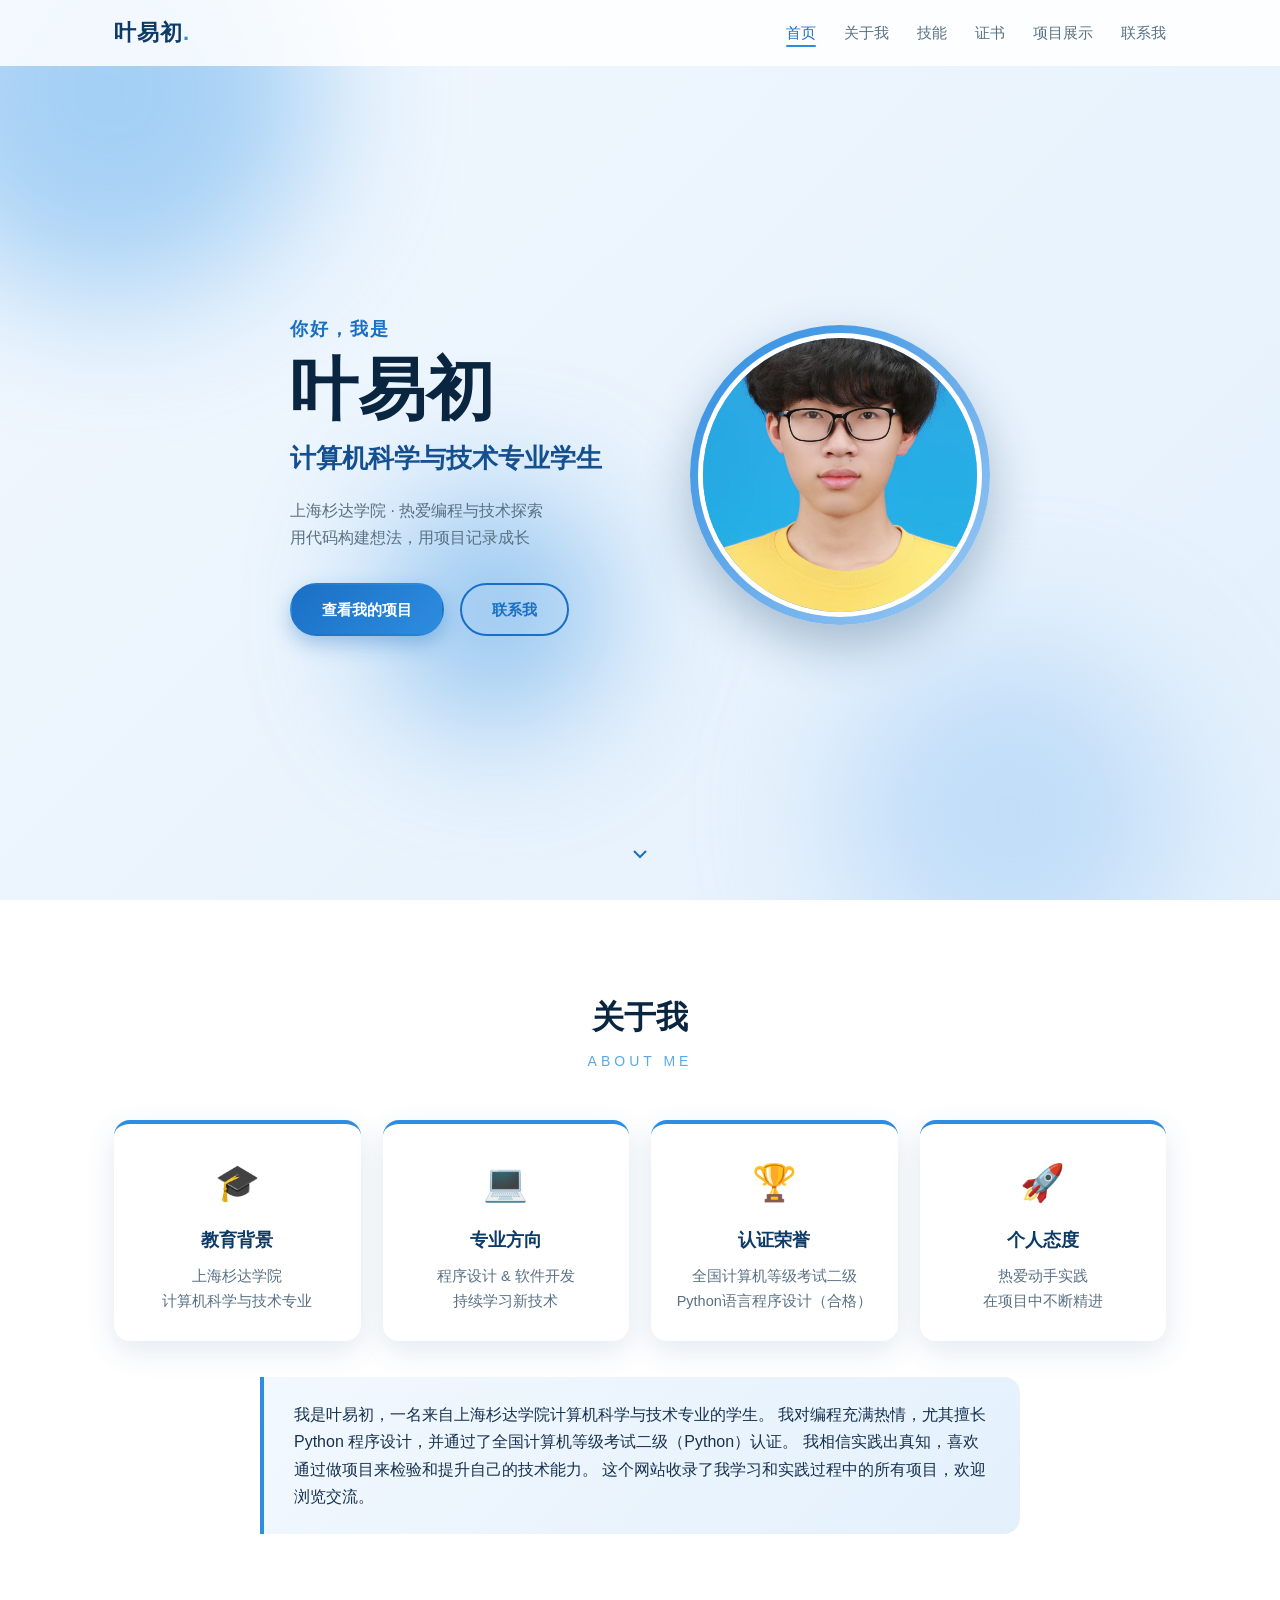
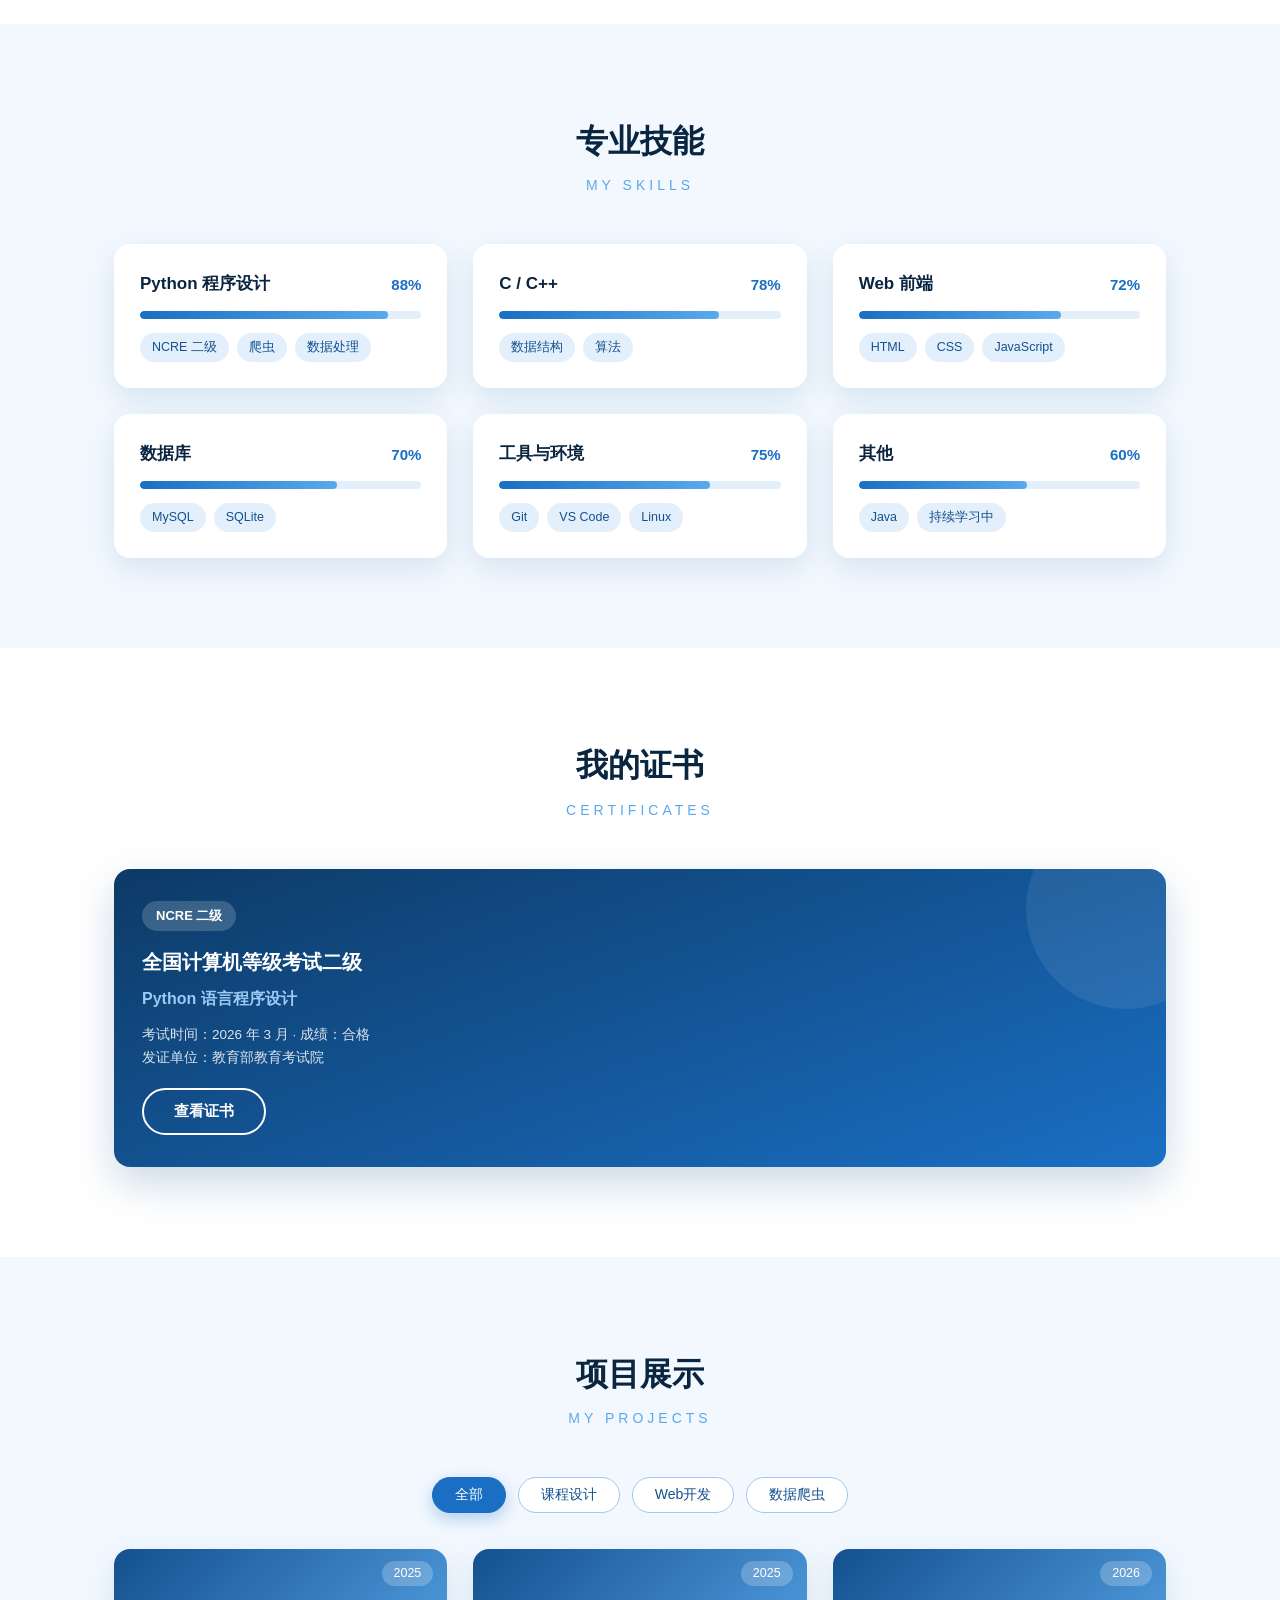
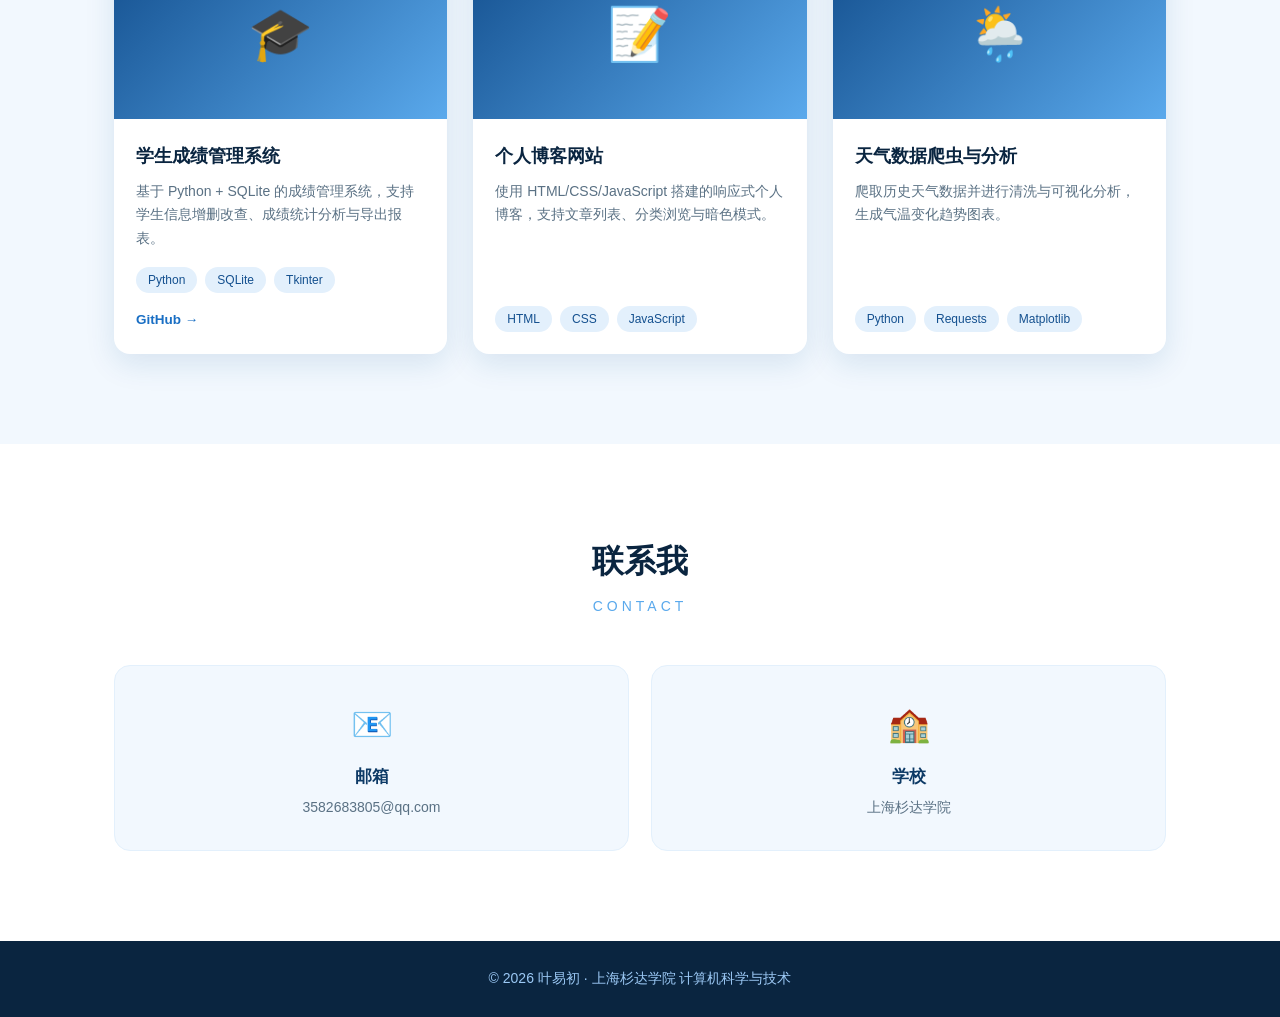
<file: index.html>
<!DOCTYPE html>
<html lang="zh-CN">
<head>
  <meta charset="UTF-8" />
  <meta name="viewport" content="width=device-width, initial-scale=1.0" />
  <title>叶易初 | 个人展示平台</title>
  <meta name="description" content="叶易初 - 上海杉达学院计算机科学与技术专业个人展示平台" />
  <link rel="stylesheet" href="css/style.css" />
</head>
<body>
  <!-- 顶部导航 -->
  <nav class="navbar" id="navbar">
    <div class="nav-container">
      <a href="#home" class="nav-logo">叶易初<span class="logo-dot">.</span></a>
      <ul class="nav-menu" id="nav-menu">
        <li><a href="#home" class="nav-link active">首页</a></li>
        <li><a href="#about" class="nav-link">关于我</a></li>
        <li><a href="#skills" class="nav-link">技能</a></li>
        <li><a href="#certificates" class="nav-link">证书</a></li>
        <li><a href="#projects" class="nav-link">项目展示</a></li>
        <li><a href="#contact" class="nav-link">联系我</a></li>
      </ul>
      <button class="nav-toggle" id="nav-toggle" aria-label="菜单">
        <span></span><span></span><span></span>
      </button>
    </div>
  </nav>

  <!-- 首屏 -->
  <section class="hero" id="home">
    <div class="hero-bg">
      <div class="blob blob-1"></div>
      <div class="blob blob-2"></div>
      <div class="blob blob-3"></div>
    </div>
    <div class="container hero-content">
      <div class="hero-text">
        <p class="hero-hello">你好，我是</p>
        <h1 class="hero-name">叶易初</h1>
        <h2 class="hero-title">计算机科学与技术专业学生</h2>
        <p class="hero-desc">
          上海杉达学院 · 热爱编程与技术探索<br />
          用代码构建想法，用项目记录成长
        </p>
        <div class="hero-btns">
          <a href="#projects" class="btn btn-primary">查看我的项目</a>
          <a href="#contact" class="btn btn-outline">联系我</a>
        </div>
      </div>
      <div class="hero-photo">
        <div class="photo-ring">
          <img src="assets/photo.jpg" alt="叶易初的照片" />
        </div>
      </div>
    </div>
    <a href="#about" class="scroll-down" aria-label="向下滚动">
      <svg width="24" height="24" viewBox="0 0 24 24" fill="none" stroke="currentColor" stroke-width="2"><path d="M6 9l6 6 6-6"/></svg>
    </a>
  </section>

  <!-- 关于我 -->
  <section class="section" id="about">
    <div class="container">
      <h2 class="section-title">关于我</h2>
      <p class="section-subtitle">ABOUT ME</p>
      <div class="about-grid">
        <div class="about-card">
          <div class="about-icon">🎓</div>
          <h3>教育背景</h3>
          <p>上海杉达学院<br />计算机科学与技术专业</p>
        </div>
        <div class="about-card">
          <div class="about-icon">💻</div>
          <h3>专业方向</h3>
          <p>程序设计 & 软件开发<br />持续学习新技术</p>
        </div>
        <div class="about-card">
          <div class="about-icon">🏆</div>
          <h3>认证荣誉</h3>
          <p>全国计算机等级考试二级<br />Python语言程序设计（合格）</p>
        </div>
        <div class="about-card">
          <div class="about-icon">🚀</div>
          <h3>个人态度</h3>
          <p>热爱动手实践<br />在项目中不断精进</p>
        </div>
      </div>
      <div class="about-text">
        <p>
          我是叶易初，一名来自上海杉达学院计算机科学与技术专业的学生。
          我对编程充满热情，尤其擅长 Python 程序设计，并通过了全国计算机等级考试二级（Python）认证。
          我相信实践出真知，喜欢通过做项目来检验和提升自己的技术能力。
          这个网站收录了我学习和实践过程中的所有项目，欢迎浏览交流。
        </p>
      </div>
    </div>
  </section>

  <!-- 技能 -->
  <section class="section section-alt" id="skills">
    <div class="container">
      <h2 class="section-title">专业技能</h2>
      <p class="section-subtitle">MY SKILLS</p>
      <div class="skills-grid" id="skills-grid">
        <!-- 由 js/data.js 动态渲染 -->
      </div>
    </div>
  </section>

  <!-- 证书 -->
  <section class="section" id="certificates">
    <div class="container">
      <h2 class="section-title">我的证书</h2>
      <p class="section-subtitle">CERTIFICATES</p>
      <div class="cert-grid">
        <div class="cert-card" id="cert-card">
          <div class="cert-badge">NCRE 二级</div>
          <h3>全国计算机等级考试二级</h3>
          <p class="cert-subject">Python 语言程序设计</p>
          <p class="cert-meta">考试时间：2026 年 3 月 · 成绩：合格</p>
          <p class="cert-org">发证单位：教育部教育考试院</p>
          <button class="btn btn-outline cert-view-btn" id="cert-view-btn">查看证书</button>
        </div>
        <!-- 以后拿到新证书，可以照着上面的卡片继续添加 -->
      </div>
    </div>
  </section>

  <!-- 项目展示 -->
  <section class="section section-alt" id="projects">
    <div class="container">
      <h2 class="section-title">项目展示</h2>
      <p class="section-subtitle">MY PROJECTS</p>
      <div class="project-filters" id="project-filters">
        <!-- 由 js/main.js 动态生成筛选按钮 -->
      </div>
      <div class="projects-grid" id="projects-grid">
        <!-- 由 js/data.js 动态渲染 -->
      </div>
    </div>
  </section>

  <!-- 联系我 -->
  <section class="section" id="contact">
    <div class="container">
      <h2 class="section-title">联系我</h2>
      <p class="section-subtitle">CONTACT</p>
      <div class="contact-grid">
        <a class="contact-card" href="mailto:3582683805@qq.com">
          <div class="contact-icon">📧</div>
          <h3>邮箱</h3>
          <p>3582683805@qq.com</p>
        </a>
        <div class="contact-card">
          <div class="contact-icon">🏫</div>
          <h3>学校</h3>
          <p>上海杉达学院</p>
        </div>
      </div>
    </div>
  </section>

  <footer class="footer">
    <p>© 2026 叶易初 · 上海杉达学院 计算机科学与技术</p>
  </footer>

  <!-- 证书查看弹窗 -->
  <div class="modal" id="cert-modal">
    <div class="modal-content">
      <button class="modal-close" id="modal-close" aria-label="关闭">×</button>
      <img src="assets/certificate.jpg" alt="全国计算机等级考试二级证书" />
    </div>
  </div>

  <script src="js/data.js"></script>
  <script src="js/main.js"></script>
</body>
</html>
</file>
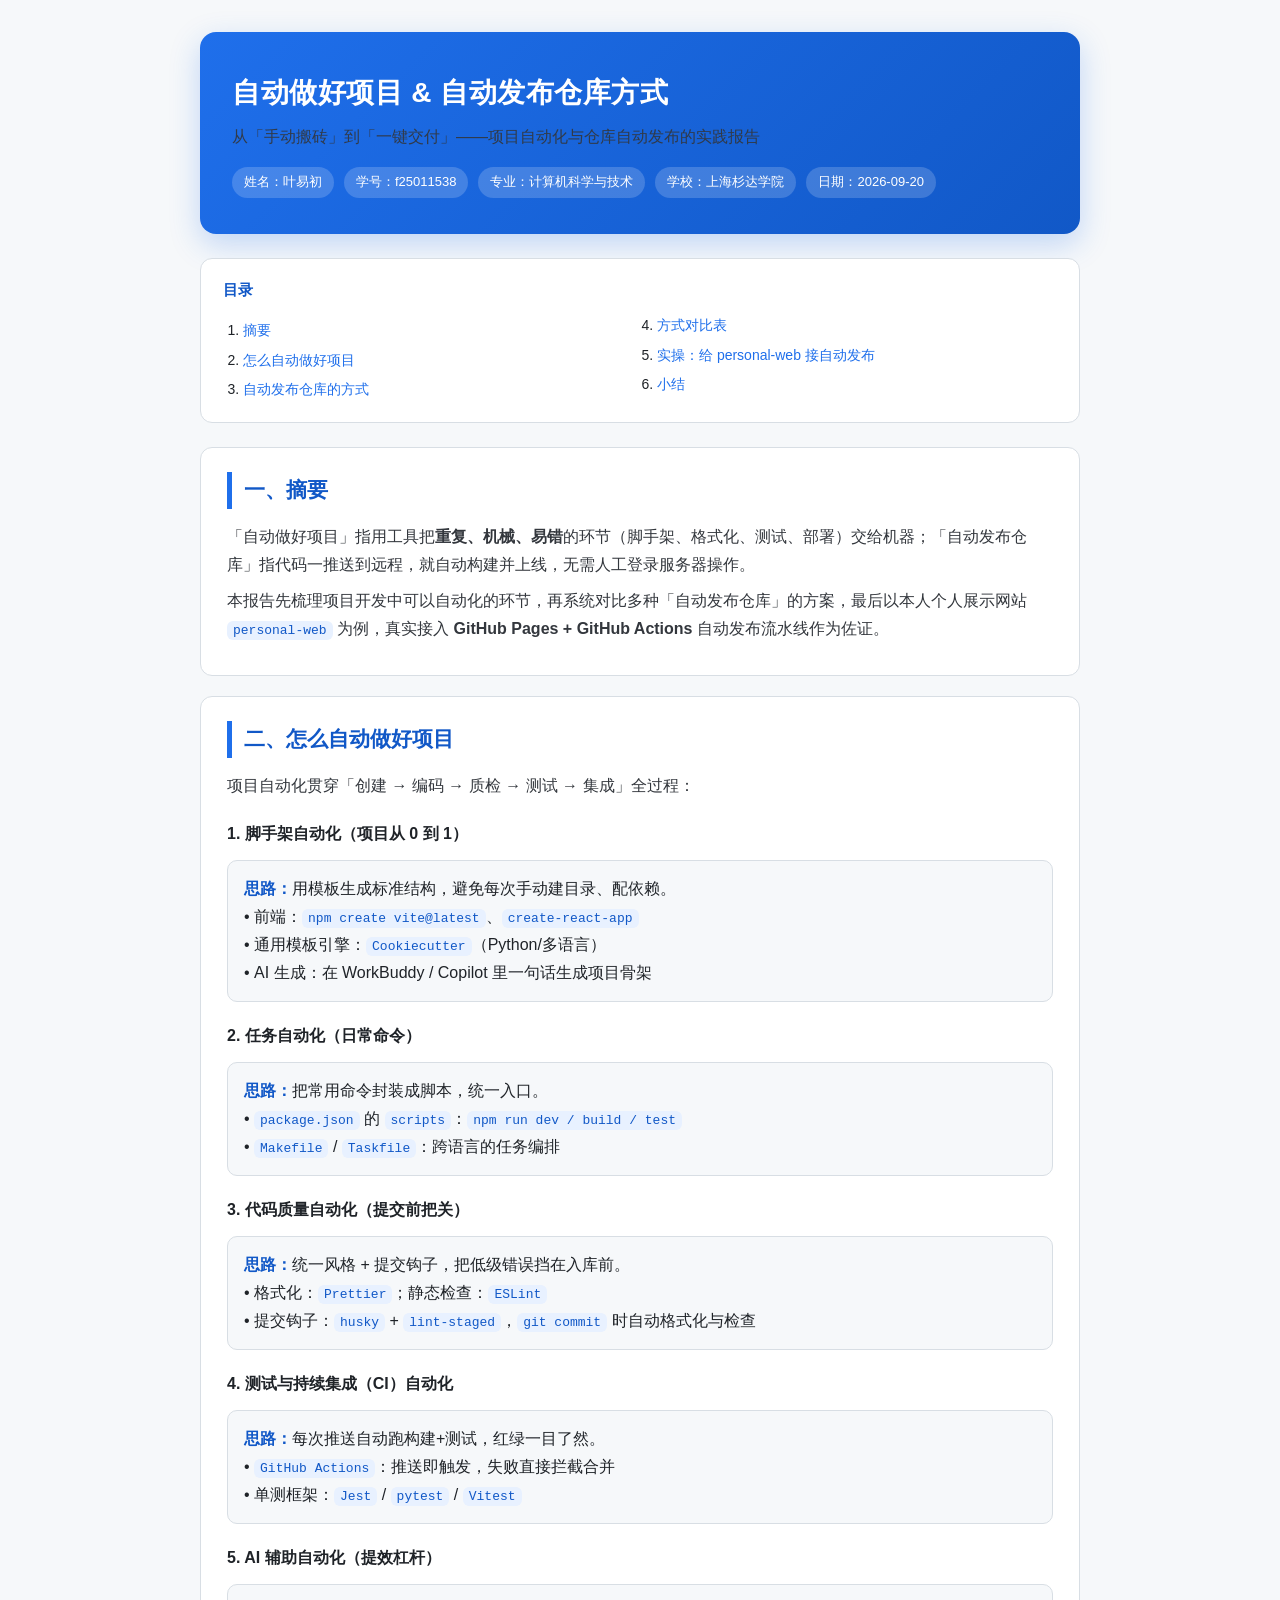
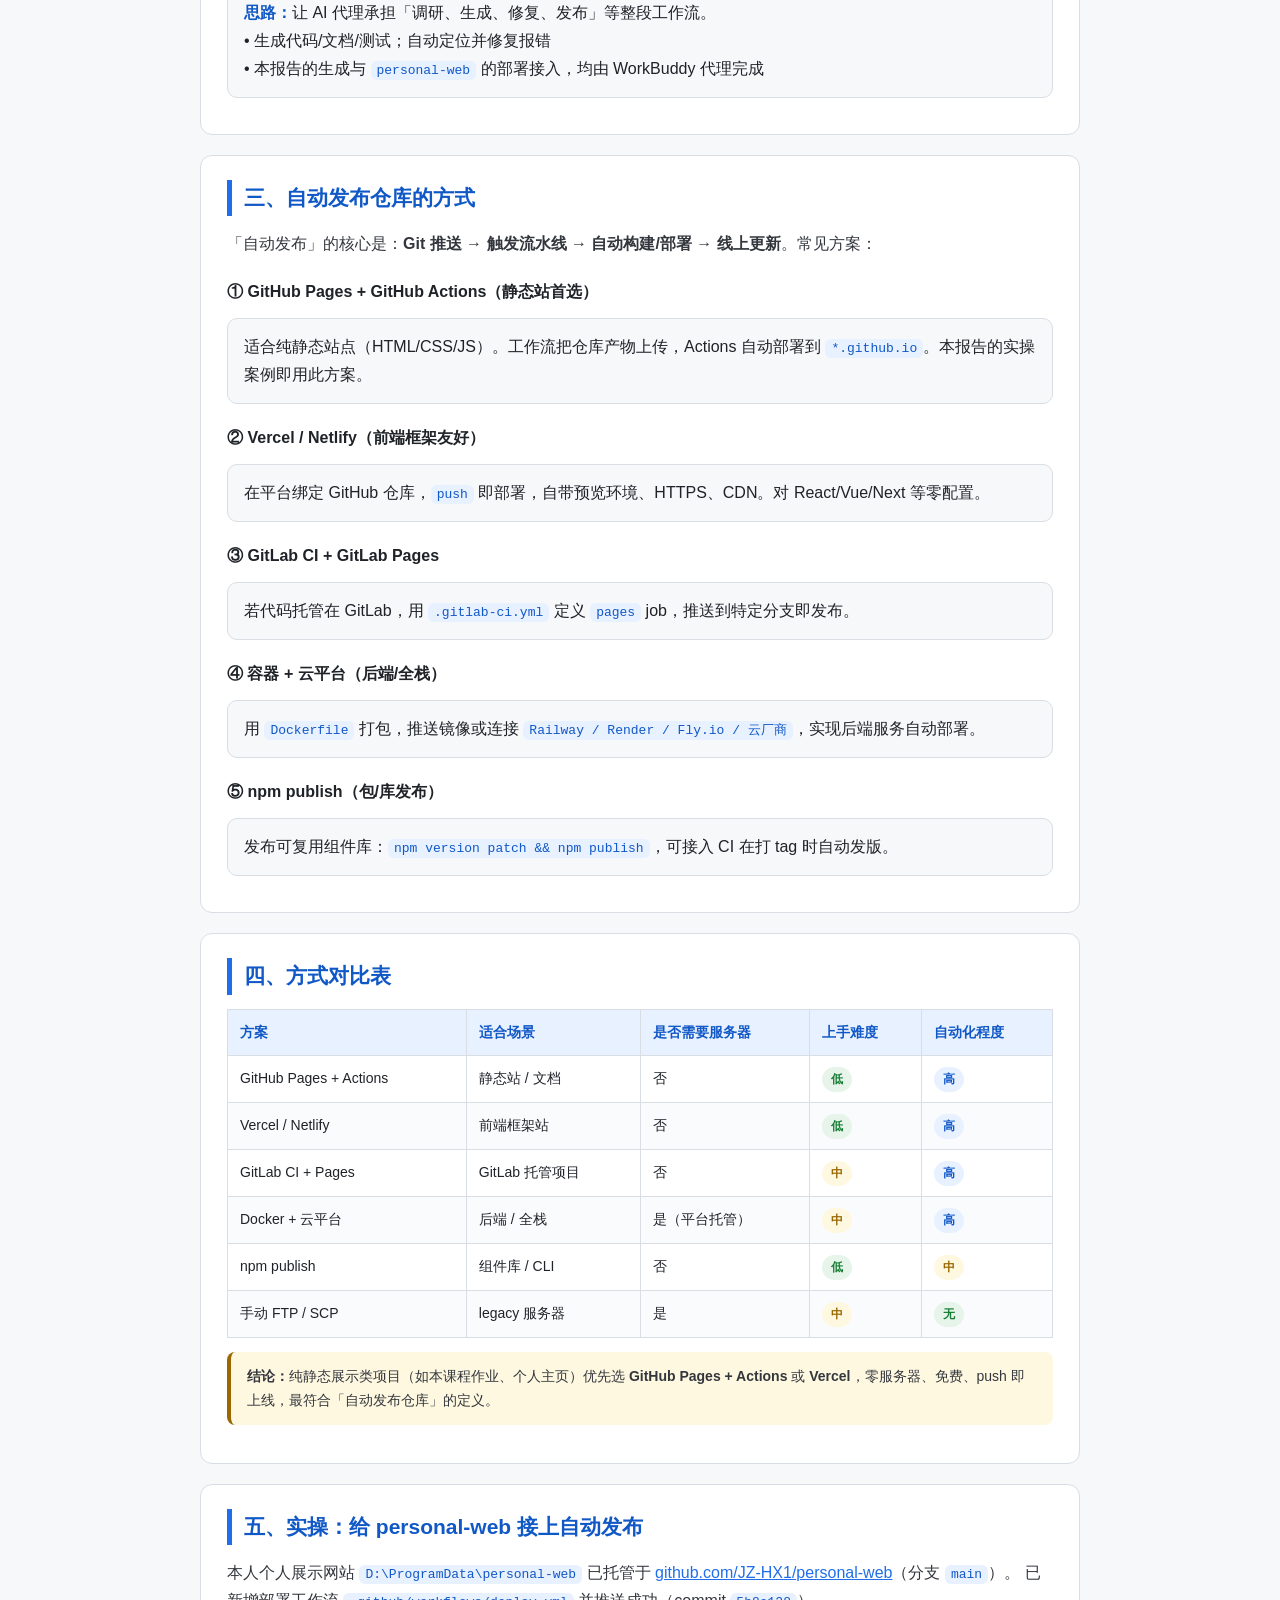
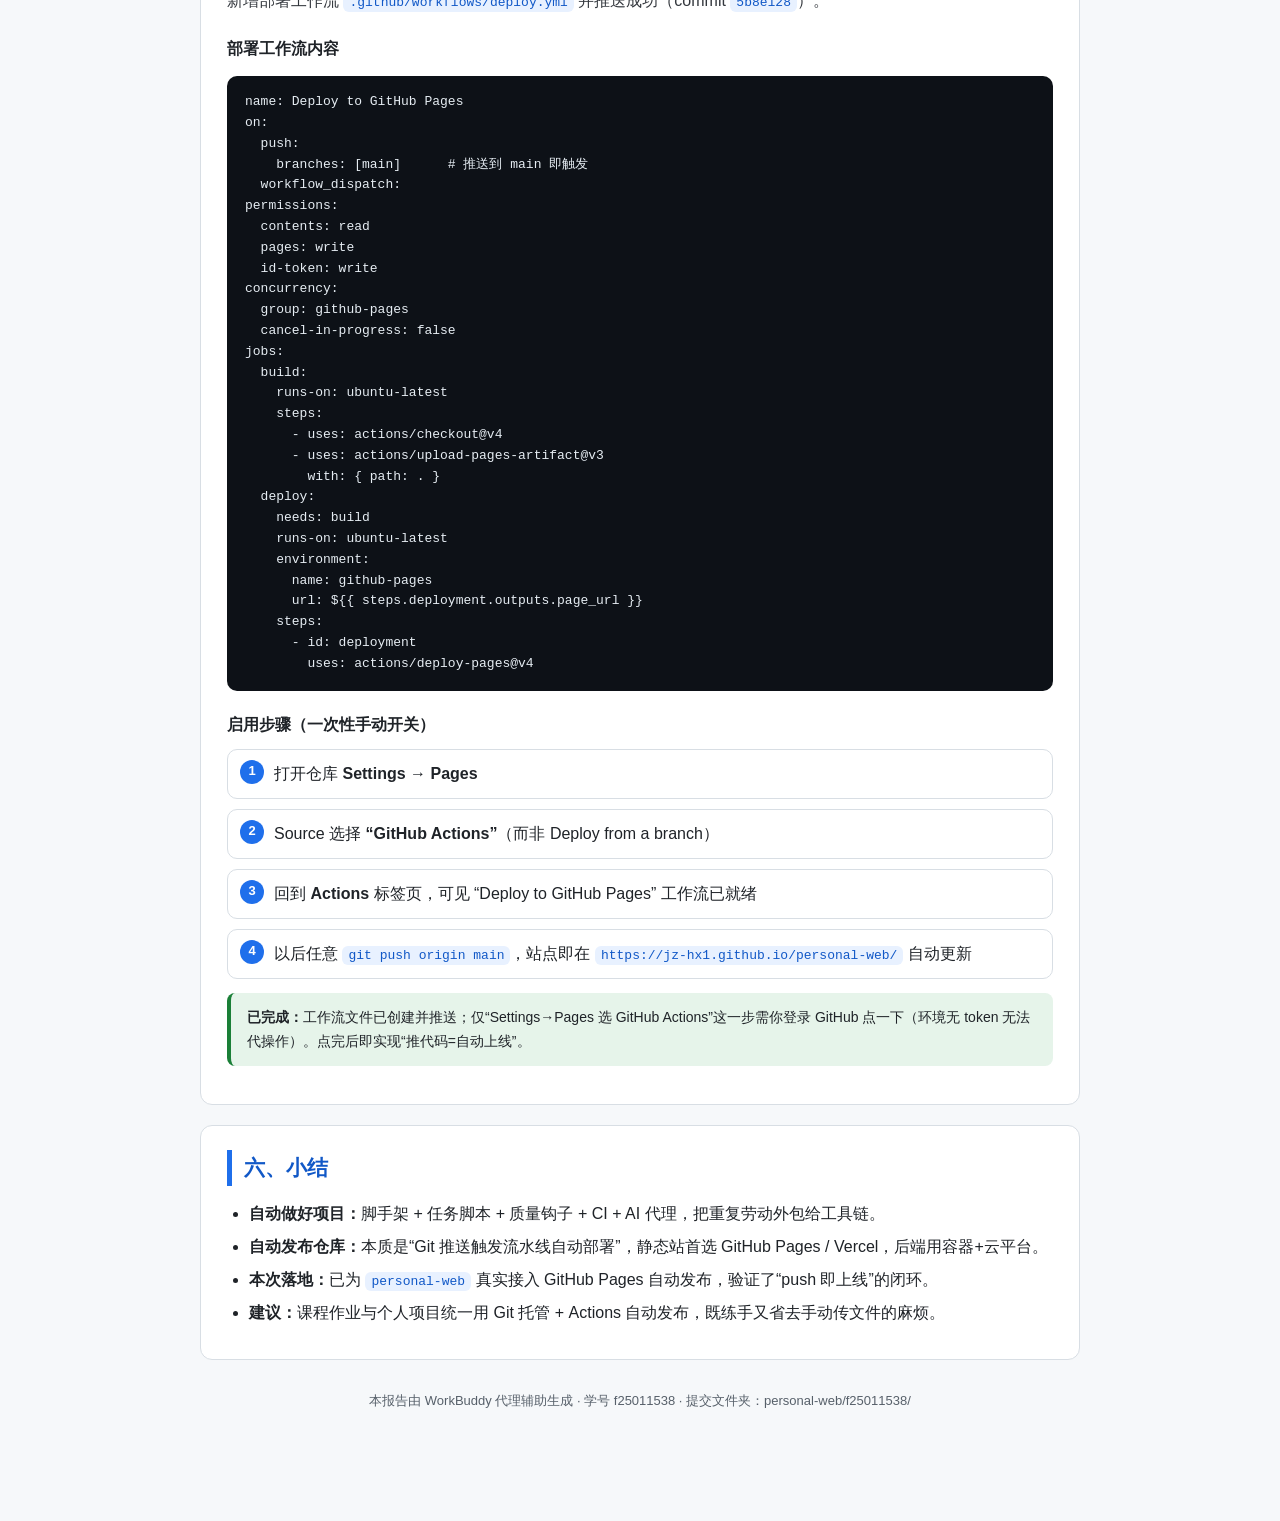
<file: f25011538/index.html>
<!DOCTYPE html>
<html lang="zh-CN">
<head>
<meta charset="UTF-8">
<meta name="viewport" content="width=device-width, initial-scale=1.0">
<title>自动做好项目 & 自动发布仓库方式 · 学习报告</title>
<style>
  :root{
    --blue:#1f6feb; --blue-dark:#1158c7; --blue-soft:#e8f1ff;
    --ink:#1f2328; --muted:#57606a; --line:#d8dee4; --bg:#f6f8fa;
    --green:#1a7f37; --green-soft:#e6f4ea; --amber:#9a6700; --amber-soft:#fff8e1;
  }
  *{box-sizing:border-box}
  body{margin:0;font-family:-apple-system,BlinkMacSystemFont,"Segoe UI","PingFang SC","Microsoft YaHei",sans-serif;
       color:var(--ink);background:var(--bg);line-height:1.75}
  .wrap{max-width:920px;margin:0 auto;padding:32px 20px 80px}
  header.hero{background:linear-gradient(135deg,var(--blue),var(--blue-dark));color:#fff;border-radius:16px;
       padding:36px 32px;box-shadow:0 10px 30px rgba(31,111,235,.25)}
  header.hero h1{margin:0 0 6px;font-size:28px;letter-spacing:.5px}
  header.hero p{margin:4px 0;opacity:.92}
  .meta{display:flex;flex-wrap:wrap;gap:10px;margin-top:16px}
  .meta span{background:rgba(255,255,255,.18);padding:4px 12px;border-radius:999px;font-size:13px}
  nav.toc{background:#fff;border:1px solid var(--line);border-radius:12px;padding:18px 22px;margin:24px 0}
  nav.toc h2{margin:0 0 10px;font-size:15px;color:var(--blue-dark)}
  nav.toc ol{margin:0;padding-left:20px;columns:2;font-size:14px}
  nav.toc a{color:var(--blue);text-decoration:none}
  nav.toc a:hover{text-decoration:underline}
  section{background:#fff;border:1px solid var(--line);border-radius:12px;padding:24px 26px;margin:20px 0;
       scroll-margin-top:20px}
  h2.sec{margin:0 0 14px;font-size:21px;color:var(--blue-dark);border-left:5px solid var(--blue);padding-left:12px}
  h3{font-size:16px;margin:20px 0 8px;color:var(--ink)}
  p{margin:8px 0;color:#33373d}
  ul,ol{margin:8px 0;padding-left:22px}
  li{margin:5px 0}
  code{background:var(--blue-soft);color:var(--blue-dark);padding:2px 6px;border-radius:6px;font-size:13px;
       font-family:"SFMono-Regular",Consolas,"Liberation Mono",monospace}
  pre{background:#0d1117;color:#e6edf3;padding:16px 18px;border-radius:10px;overflow:auto;font-size:13px;line-height:1.6}
  pre code{background:none;color:inherit;padding:0}
  .card{border:1px solid var(--line);border-radius:10px;padding:14px 16px;margin:12px 0;background:var(--bg)}
  .card b{color:var(--blue-dark)}
  table{width:100%;border-collapse:collapse;margin:12px 0;font-size:14px}
  th,td{border:1px solid var(--line);padding:10px 12px;text-align:left;vertical-align:top}
  th{background:var(--blue-soft);color:var(--blue-dark)}
  tr:nth-child(even) td{background:#fafbfc}
  .tag{display:inline-block;padding:2px 9px;border-radius:999px;font-size:12px;font-weight:600}
  .t-green{background:var(--green-soft);color:var(--green)}
  .t-amber{background:var(--amber-soft);color:var(--amber)}
  .t-blue{background:var(--blue-soft);color:var(--blue-dark)}
  .steps{counter-reset:s;list-style:none;padding-left:0}
  .steps li{position:relative;padding:10px 14px 10px 46px;border:1px solid var(--line);border-radius:10px;margin:10px 0;background:#fff}
  .steps li:before{counter-increment:s;content:counter(s);position:absolute;left:12px;top:10px;width:24px;height:24px;
       background:var(--blue);color:#fff;border-radius:50%;display:flex;align-items:center;justify-content:center;font-size:13px;font-weight:700}
  .note{background:var(--amber-soft);border-left:4px solid var(--amber);padding:12px 16px;border-radius:8px;margin:14px 0;font-size:14px}
  .ok{background:var(--green-soft);border-left:4px solid var(--green);padding:12px 16px;border-radius:8px;margin:14px 0;font-size:14px}
  footer{text-align:center;color:var(--muted);font-size:13px;margin-top:30px}
  a.link{color:var(--blue)}
</style>
</head>
<body>
<div class="wrap">

  <header class="hero">
    <h1>自动做好项目 &amp; 自动发布仓库方式</h1>
    <p>从「手动搬砖」到「一键交付」——项目自动化与仓库自动发布的实践报告</p>
    <div class="meta">
      <span>姓名：叶易初</span>
      <span>学号：f25011538</span>
      <span>专业：计算机科学与技术</span>
      <span>学校：上海杉达学院</span>
      <span>日期：2026-09-20</span>
    </div>
  </header>

  <nav class="toc">
    <h2>目录</h2>
    <ol>
      <li><a href="#s1">摘要</a></li>
      <li><a href="#s2">怎么自动做好项目</a></li>
      <li><a href="#s3">自动发布仓库的方式</a></li>
      <li><a href="#s4">方式对比表</a></li>
      <li><a href="#s5">实操：给 personal-web 接自动发布</a></li>
      <li><a href="#s6">小结</a></li>
    </ol>
  </nav>

  <section id="s1">
    <h2 class="sec">一、摘要</h2>
    <p>「自动做好项目」指用工具把<strong>重复、机械、易错</strong>的环节（脚手架、格式化、测试、部署）交给机器；「自动发布仓库」指代码一推送到远程，就自动构建并上线，无需人工登录服务器操作。</p>
    <p>本报告先梳理项目开发中可以自动化的环节，再系统对比多种「自动发布仓库」的方案，最后以本人个人展示网站 <code>personal-web</code> 为例，真实接入 <strong>GitHub Pages + GitHub Actions</strong> 自动发布流水线作为佐证。</p>
  </section>

  <section id="s2">
    <h2 class="sec">二、怎么自动做好项目</h2>
    <p>项目自动化贯穿「创建 → 编码 → 质检 → 测试 → 集成」全过程：</p>

    <h3>1. 脚手架自动化（项目从 0 到 1）</h3>
    <div class="card">
      <b>思路：</b>用模板生成标准结构，避免每次手动建目录、配依赖。<br>
      • 前端：<code>npm create vite@latest</code>、<code>create-react-app</code><br>
      • 通用模板引擎：<code>Cookiecutter</code>（Python/多语言）<br>
      • AI 生成：在 WorkBuddy / Copilot 里一句话生成项目骨架
    </div>

    <h3>2. 任务自动化（日常命令）</h3>
    <div class="card">
      <b>思路：</b>把常用命令封装成脚本，统一入口。<br>
      • <code>package.json</code> 的 <code>scripts</code>：<code>npm run dev / build / test</code><br>
      • <code>Makefile</code> / <code>Taskfile</code>：跨语言的任务编排
    </div>

    <h3>3. 代码质量自动化（提交前把关）</h3>
    <div class="card">
      <b>思路：</b>统一风格 + 提交钩子，把低级错误挡在入库前。<br>
      • 格式化：<code>Prettier</code>；静态检查：<code>ESLint</code><br>
      • 提交钩子：<code>husky</code> + <code>lint-staged</code>，<code>git commit</code> 时自动格式化与检查
    </div>

    <h3>4. 测试与持续集成（CI）自动化</h3>
    <div class="card">
      <b>思路：</b>每次推送自动跑构建+测试，红绿一目了然。<br>
      • <code>GitHub Actions</code>：推送即触发，失败直接拦截合并<br>
      • 单测框架：<code>Jest</code> / <code>pytest</code> / <code>Vitest</code>
    </div>

    <h3>5. AI 辅助自动化（提效杠杆）</h3>
    <div class="card">
      <b>思路：</b>让 AI 代理承担「调研、生成、修复、发布」等整段工作流。<br>
      • 生成代码/文档/测试；自动定位并修复报错<br>
      • 本报告的生成与 <code>personal-web</code> 的部署接入，均由 WorkBuddy 代理完成
    </div>
  </section>

  <section id="s3">
    <h2 class="sec">三、自动发布仓库的方式</h2>
    <p>「自动发布」的核心是：<strong>Git 推送 → 触发流水线 → 自动构建/部署 → 线上更新</strong>。常见方案：</p>

    <h3>① GitHub Pages + GitHub Actions（静态站首选）</h3>
    <div class="card">适合纯静态站点（HTML/CSS/JS）。工作流把仓库产物上传，Actions 自动部署到 <code>*.github.io</code>。本报告的实操案例即用此方案。</div>

    <h3>② Vercel / Netlify（前端框架友好）</h3>
    <div class="card">在平台绑定 GitHub 仓库，<code>push</code> 即部署，自带预览环境、HTTPS、CDN。对 React/Vue/Next 等零配置。</div>

    <h3>③ GitLab CI + GitLab Pages</h3>
    <div class="card">若代码托管在 GitLab，用 <code>.gitlab-ci.yml</code> 定义 <code>pages</code> job，推送到特定分支即发布。</div>

    <h3>④ 容器 + 云平台（后端/全栈）</h3>
    <div class="card">用 <code>Dockerfile</code> 打包，推送镜像或连接 <code>Railway / Render / Fly.io / 云厂商</code>，实现后端服务自动部署。</div>

    <h3>⑤ npm publish（包/库发布）</h3>
    <div class="card">发布可复用组件库：<code>npm version patch &amp;&amp; npm publish</code>，可接入 CI 在打 tag 时自动发版。</div>
  </section>

  <section id="s4">
    <h2 class="sec">四、方式对比表</h2>
    <table>
      <thead>
        <tr><th>方案</th><th>适合场景</th><th>是否需要服务器</th><th>上手难度</th><th>自动化程度</th></tr>
      </thead>
      <tbody>
        <tr><td>GitHub Pages + Actions</td><td>静态站 / 文档</td><td>否</td><td><span class="tag t-green">低</span></td><td><span class="tag t-blue">高</span></td></tr>
        <tr><td>Vercel / Netlify</td><td>前端框架站</td><td>否</td><td><span class="tag t-green">低</span></td><td><span class="tag t-blue">高</span></td></tr>
        <tr><td>GitLab CI + Pages</td><td>GitLab 托管项目</td><td>否</td><td><span class="tag t-amber">中</span></td><td><span class="tag t-blue">高</span></td></tr>
        <tr><td>Docker + 云平台</td><td>后端 / 全栈</td><td>是（平台托管）</td><td><span class="tag t-amber">中</span></td><td><span class="tag t-blue">高</span></td></tr>
        <tr><td>npm publish</td><td>组件库 / CLI</td><td>否</td><td><span class="tag t-green">低</span></td><td><span class="tag t-amber">中</span></td></tr>
        <tr><td>手动 FTP / SCP</td><td> legacy 服务器</td><td>是</td><td><span class="tag t-amber">中</span></td><td><span class="tag t-green">无</span></td></tr>
      </tbody>
    </table>
    <p class="note"><b>结论：</b>纯静态展示类项目（如本课程作业、个人主页）优先选 <b>GitHub Pages + Actions</b> 或 <b>Vercel</b>，零服务器、免费、push 即上线，最符合「自动发布仓库」的定义。</p>
  </section>

  <section id="s5">
    <h2 class="sec">五、实操：给 personal-web 接上自动发布</h2>
    <p>本人个人展示网站 <code>D:\ProgramData\personal-web</code> 已托管于
       <a class="link" href="https://github.com/JZ-HX1/personal-web">github.com/JZ-HX1/personal-web</a>（分支 <code>main</code>）。
       已新增部署工作流 <code>.github/workflows/deploy.yml</code> 并推送成功（commit <code>5b8e128</code>）。</p>

    <h3>部署工作流内容</h3>
    <pre><code>name: Deploy to GitHub Pages
on:
  push:
    branches: [main]      # 推送到 main 即触发
  workflow_dispatch:
permissions:
  contents: read
  pages: write
  id-token: write
concurrency:
  group: github-pages
  cancel-in-progress: false
jobs:
  build:
    runs-on: ubuntu-latest
    steps:
      - uses: actions/checkout@v4
      - uses: actions/upload-pages-artifact@v3
        with: { path: . }
  deploy:
    needs: build
    runs-on: ubuntu-latest
    environment:
      name: github-pages
      url: ${{ steps.deployment.outputs.page_url }}
    steps:
      - id: deployment
        uses: actions/deploy-pages@v4</code></pre>

    <h3>启用步骤（一次性手动开关）</h3>
    <ol class="steps">
      <li>打开仓库 <b>Settings → Pages</b></li>
      <li>Source 选择 <b>“GitHub Actions”</b>（而非 Deploy from a branch）</li>
      <li>回到 <b>Actions</b> 标签页，可见 “Deploy to GitHub Pages” 工作流已就绪</li>
      <li>以后任意 <code>git push origin main</code>，站点即在 <code>https://jz-hx1.github.io/personal-web/</code> 自动更新</li>
    </ol>
    <div class="ok"><b>已完成：</b>工作流文件已创建并推送；仅“Settings→Pages 选 GitHub Actions”这一步需你登录 GitHub 点一下（环境无 token 无法代操作）。点完后即实现“推代码=自动上线”。</div>
  </section>

  <section id="s6">
    <h2 class="sec">六、小结</h2>
    <ul>
      <li><b>自动做好项目：</b>脚手架 + 任务脚本 + 质量钩子 + CI + AI 代理，把重复劳动外包给工具链。</li>
      <li><b>自动发布仓库：</b>本质是“Git 推送触发流水线自动部署”，静态站首选 GitHub Pages / Vercel，后端用容器+云平台。</li>
      <li><b>本次落地：</b>已为 <code>personal-web</code> 真实接入 GitHub Pages 自动发布，验证了“push 即上线”的闭环。</li>
      <li><b>建议：</b>课程作业与个人项目统一用 Git 托管 + Actions 自动发布，既练手又省去手动传文件的麻烦。</li>
    </ul>
  </section>

  <footer>
    本报告由 WorkBuddy 代理辅助生成 · 学号 f25011538 · 提交文件夹：personal-web/f25011538/
  </footer>

</div>
</body>
</html>
</file>
<file: css/style.css>
/* ============ 基础与变量 ============ */
:root {
  --blue-900: #0a2540;
  --blue-800: #0d3a66;
  --blue-700: #14508f;
  --blue-600: #1a6fc4;
  --blue-500: #2e8de0;
  --blue-400: #5aa9ec;
  --blue-300: #9cc9f5;
  --blue-100: #e3f0fc;
  --blue-50:  #f2f8fe;
  --text-main: #17324f;
  --text-muted: #5a7184;
  --white: #ffffff;
  --shadow: 0 10px 30px rgba(20, 80, 143, 0.12);
  --shadow-hover: 0 16px 40px rgba(20, 80, 143, 0.22);
  --radius: 16px;
}

* { margin: 0; padding: 0; box-sizing: border-box; }

html { scroll-behavior: smooth; }

body {
  font-family: "PingFang SC", "Microsoft YaHei", "Segoe UI", sans-serif;
  color: var(--text-main);
  background: var(--white);
  line-height: 1.7;
}

img { max-width: 100%; display: block; }

.container { max-width: 1100px; margin: 0 auto; padding: 0 24px; }

/* ============ 导航栏 ============ */
.navbar {
  position: fixed;
  top: 0; left: 0; right: 0;
  z-index: 100;
  background: rgba(255, 255, 255, 0.85);
  backdrop-filter: blur(12px);
  border-bottom: 1px solid transparent;
  transition: all 0.3s;
}
.navbar.scrolled {
  border-bottom: 1px solid var(--blue-100);
  box-shadow: 0 2px 12px rgba(13, 58, 102, 0.08);
}
.nav-container {
  max-width: 1100px;
  margin: 0 auto;
  padding: 14px 24px;
  display: flex;
  align-items: center;
  justify-content: space-between;
}
.nav-logo {
  font-size: 22px;
  font-weight: 700;
  color: var(--blue-800);
  text-decoration: none;
  letter-spacing: 1px;
}
.logo-dot { color: var(--blue-500); }
.nav-menu {
  display: flex;
  gap: 28px;
  list-style: none;
}
.nav-link {
  color: var(--text-muted);
  text-decoration: none;
  font-size: 15px;
  font-weight: 500;
  position: relative;
  transition: color 0.25s;
}
.nav-link:hover, .nav-link.active { color: var(--blue-600); }
.nav-link.active::after {
  content: "";
  position: absolute;
  left: 0; right: 0; bottom: -6px;
  height: 2px;
  border-radius: 2px;
  background: var(--blue-500);
}
.nav-toggle { display: none; background: none; border: none; cursor: pointer; }
.nav-toggle span {
  display: block;
  width: 22px; height: 2px;
  background: var(--blue-800);
  margin: 5px 0;
  border-radius: 2px;
  transition: 0.3s;
}

/* ============ 首屏 ============ */
.hero {
  min-height: 100vh;
  display: flex;
  align-items: center;
  position: relative;
  overflow: hidden;
  background: linear-gradient(135deg, var(--blue-50) 0%, var(--blue-100) 100%);
  padding: 110px 0 60px;
}
.hero-bg .blob {
  position: absolute;
  border-radius: 50%;
  filter: blur(70px);
  opacity: 0.5;
}
.blob-1 { width: 420px; height: 420px; background: var(--blue-400); top: -120px; left: -100px; }
.blob-2 { width: 340px; height: 340px; background: var(--blue-300); bottom: -80px; right: 8%; }
.blob-3 { width: 220px; height: 220px; background: var(--blue-500); bottom: 20%; left: 30%; opacity: 0.3; }

.hero-content {
  display: grid;
  grid-template-columns: 1.2fr 0.8fr;
  gap: 40px;
  align-items: center;
  position: relative;
  z-index: 1;
}
.hero-hello { color: var(--blue-600); font-size: 18px; font-weight: 600; letter-spacing: 2px; }
.hero-name {
  font-size: clamp(44px, 7vw, 68px);
  color: var(--blue-900);
  line-height: 1.15;
  margin: 6px 0 8px;
}
.hero-title {
  font-size: clamp(20px, 3vw, 26px);
  color: var(--blue-700);
  font-weight: 600;
  margin-bottom: 16px;
}
.hero-desc { color: var(--text-muted); font-size: 16px; margin-bottom: 32px; }
.hero-btns { display: flex; gap: 16px; flex-wrap: wrap; }

.btn {
  display: inline-block;
  padding: 12px 30px;
  border-radius: 999px;
  font-size: 15px;
  font-weight: 600;
  text-decoration: none;
  border: 2px solid transparent;
  cursor: pointer;
  transition: all 0.25s;
}
.btn-primary {
  background: linear-gradient(135deg, var(--blue-600), var(--blue-500));
  color: var(--white);
  box-shadow: 0 8px 20px rgba(26, 111, 196, 0.35);
}
.btn-primary:hover { transform: translateY(-2px); box-shadow: 0 12px 26px rgba(26, 111, 196, 0.45); }
.btn-outline {
  border-color: var(--blue-600);
  color: var(--blue-600);
  background: transparent;
}
.btn-outline:hover { background: var(--blue-600); color: var(--white); }

.hero-photo { display: flex; justify-content: center; }
.photo-ring {
  width: 300px;
  height: 300px;
  border-radius: 50%;
  padding: 8px;
  background: linear-gradient(135deg, var(--blue-500), var(--blue-300));
  box-shadow: 0 20px 50px rgba(13, 58, 102, 0.3);
  animation: float 5s ease-in-out infinite;
}
.photo-ring img {
  width: 100%; height: 100%;
  object-fit: cover;
  border-radius: 50%;
  border: 5px solid var(--white);
}
@keyframes float {
  0%, 100% { transform: translateY(0); }
  50% { transform: translateY(-14px); }
}

.scroll-down {
  position: absolute;
  bottom: 26px; left: 50%;
  transform: translateX(-50%);
  color: var(--blue-600);
  animation: bounce 2s infinite;
  z-index: 1;
}
@keyframes bounce {
  0%, 100% { transform: translate(-50%, 0); }
  50% { transform: translate(-50%, 8px); }
}

/* ============ 通用 Section ============ */
.section { padding: 90px 0; }
.section-alt { background: var(--blue-50); }
.section-title {
  text-align: center;
  font-size: 32px;
  color: var(--blue-900);
}
.section-subtitle {
  text-align: center;
  color: var(--blue-400);
  font-size: 14px;
  letter-spacing: 4px;
  text-transform: uppercase;
  margin: 6px 0 46px;
}

/* ============ 关于我 ============ */
.about-grid {
  display: grid;
  grid-template-columns: repeat(auto-fit, minmax(230px, 1fr));
  gap: 22px;
  margin-bottom: 36px;
}
.about-card {
  background: var(--white);
  border-radius: var(--radius);
  padding: 28px 24px;
  text-align: center;
  box-shadow: var(--shadow);
  border-top: 4px solid var(--blue-500);
  transition: transform 0.25s, box-shadow 0.25s;
}
.about-card:hover { transform: translateY(-6px); box-shadow: var(--shadow-hover); }
.about-icon { font-size: 36px; margin-bottom: 12px; }
.about-card h3 { color: var(--blue-800); font-size: 18px; margin-bottom: 8px; }
.about-card p { color: var(--text-muted); font-size: 14.5px; }
.about-text {
  max-width: 760px;
  margin: 0 auto;
  background: linear-gradient(135deg, var(--blue-50), var(--blue-100));
  border-left: 4px solid var(--blue-500);
  border-radius: 0 var(--radius) var(--radius) 0;
  padding: 24px 30px;
  color: var(--text-main);
}

/* ============ 技能 ============ */
.skills-grid {
  display: grid;
  grid-template-columns: repeat(auto-fit, minmax(280px, 1fr));
  gap: 26px;
}
.skill-card {
  background: var(--white);
  border-radius: var(--radius);
  padding: 26px;
  box-shadow: var(--shadow);
  transition: transform 0.25s, box-shadow 0.25s;
}
.skill-card:hover { transform: translateY(-6px); box-shadow: var(--shadow-hover); }
.skill-head {
  display: flex;
  justify-content: space-between;
  align-items: center;
  margin-bottom: 12px;
}
.skill-name { font-weight: 700; color: var(--blue-900); font-size: 17px; }
.skill-pct { color: var(--blue-600); font-weight: 700; font-size: 15px; }
.skill-bar {
  height: 8px;
  background: var(--blue-100);
  border-radius: 999px;
  overflow: hidden;
}
.skill-bar-fill {
  height: 100%;
  border-radius: 999px;
  background: linear-gradient(90deg, var(--blue-600), var(--blue-400));
  width: 0;
  transition: width 1.1s cubic-bezier(0.22, 1, 0.36, 1);
}
.skill-tags { margin-top: 14px; display: flex; flex-wrap: wrap; gap: 8px; }
.skill-tag {
  font-size: 12.5px;
  color: var(--blue-700);
  background: var(--blue-100);
  padding: 4px 12px;
  border-radius: 999px;
}

/* ============ 证书 ============ */
.cert-grid {
  display: grid;
  grid-template-columns: repeat(auto-fit, minmax(300px, 1fr));
  gap: 26px;
}
.cert-card {
  background: linear-gradient(160deg, var(--blue-800), var(--blue-600));
  color: var(--white);
  border-radius: var(--radius);
  padding: 32px 28px;
  box-shadow: var(--shadow-hover);
  position: relative;
  overflow: hidden;
  transition: transform 0.25s;
}
.cert-card:hover { transform: translateY(-6px); }
.cert-card::before {
  content: "";
  position: absolute;
  width: 200px; height: 200px;
  border-radius: 50%;
  background: rgba(255, 255, 255, 0.08);
  top: -60px; right: -60px;
}
.cert-badge {
  display: inline-block;
  background: rgba(255, 255, 255, 0.18);
  padding: 4px 14px;
  border-radius: 999px;
  font-size: 13px;
  font-weight: 600;
  margin-bottom: 14px;
}
.cert-card h3 { font-size: 20px; margin-bottom: 6px; }
.cert-subject { font-size: 16px; color: var(--blue-300); font-weight: 600; margin-bottom: 12px; }
.cert-meta, .cert-org { font-size: 13.5px; color: rgba(255, 255, 255, 0.85); }
.cert-view-btn {
  margin-top: 18px;
  border-color: var(--white);
  color: var(--white);
}
.cert-view-btn:hover { background: var(--white); color: var(--blue-700); }

/* ============ 项目 ============ */
.project-filters {
  display: flex;
  justify-content: center;
  flex-wrap: wrap;
  gap: 12px;
  margin-bottom: 36px;
}
.filter-btn {
  padding: 8px 22px;
  border-radius: 999px;
  border: 1.5px solid var(--blue-300);
  background: var(--white);
  color: var(--blue-700);
  font-size: 14px;
  font-weight: 500;
  cursor: pointer;
  transition: all 0.25s;
}
.filter-btn:hover { border-color: var(--blue-600); }
.filter-btn.active {
  background: var(--blue-600);
  border-color: var(--blue-600);
  color: var(--white);
  box-shadow: 0 6px 16px rgba(26, 111, 196, 0.3);
}

.projects-grid {
  display: grid;
  grid-template-columns: repeat(auto-fill, minmax(320px, 1fr));
  gap: 26px;
}
.project-card {
  background: var(--white);
  border-radius: var(--radius);
  overflow: hidden;
  box-shadow: var(--shadow);
  display: flex;
  flex-direction: column;
  transition: transform 0.25s, box-shadow 0.25s;
  animation: fadeIn 0.4s ease;
}
@keyframes fadeIn {
  from { opacity: 0; transform: translateY(14px); }
  to { opacity: 1; transform: translateY(0); }
}
.project-card:hover { transform: translateY(-6px); box-shadow: var(--shadow-hover); }
.project-cover {
  height: 170px;
  display: flex;
  align-items: center;
  justify-content: center;
  font-size: 52px;
  color: var(--white);
  background: linear-gradient(135deg, var(--blue-700), var(--blue-400));
  position: relative;
}
.project-cover .project-year {
  position: absolute;
  top: 12px; right: 14px;
  background: rgba(255, 255, 255, 0.22);
  padding: 2px 12px;
  border-radius: 999px;
  font-size: 12.5px;
  color: var(--white);
}
.project-body { padding: 22px; flex: 1; display: flex; flex-direction: column; }
.project-title { font-size: 18px; color: var(--blue-900); margin-bottom: 8px; }
.project-desc { font-size: 14px; color: var(--text-muted); flex: 1; }
.project-tags { display: flex; flex-wrap: wrap; gap: 8px; margin-top: 16px; }
.project-tag {
  font-size: 12px;
  color: var(--blue-700);
  background: var(--blue-100);
  padding: 3px 12px;
  border-radius: 999px;
}
.project-links { margin-top: 16px; display: flex; gap: 14px; }
.project-links a {
  font-size: 13.5px;
  font-weight: 600;
  color: var(--blue-600);
  text-decoration: none;
}
.project-links a:hover { text-decoration: underline; }

/* ============ 联系 ============ */
.contact-grid {
  display: grid;
  grid-template-columns: repeat(auto-fit, minmax(240px, 1fr));
  gap: 22px;
}
.contact-card {
  background: var(--blue-50);
  border: 1px solid var(--blue-100);
  border-radius: var(--radius);
  padding: 30px 24px;
  text-align: center;
  text-decoration: none;
  color: inherit;
  transition: transform 0.25s, box-shadow 0.25s;
}
.contact-card:hover { transform: translateY(-5px); box-shadow: var(--shadow); }
.contact-icon { font-size: 34px; margin-bottom: 10px; }
.contact-card h3 { color: var(--blue-800); font-size: 17px; margin-bottom: 4px; }
.contact-card p { color: var(--text-muted); font-size: 14px; }

/* ============ 页脚 ============ */
.footer {
  background: var(--blue-900);
  color: var(--blue-300);
  text-align: center;
  padding: 26px 0;
  font-size: 14px;
}

/* ============ 证书弹窗 ============ */
.modal {
  display: none;
  position: fixed;
  inset: 0;
  z-index: 200;
  background: rgba(10, 37, 64, 0.8);
  align-items: center;
  justify-content: center;
  padding: 30px;
}
.modal.open { display: flex; }
.modal-content {
  position: relative;
  max-width: 760px;
  width: 100%;
  background: var(--white);
  border-radius: var(--radius);
  padding: 14px;
  animation: fadeIn 0.3s ease;
}
.modal-content img { width: 100%; border-radius: 10px; }
.modal-close {
  position: absolute;
  top: -16px; right: -16px;
  width: 38px; height: 38px;
  border-radius: 50%;
  border: none;
  background: var(--blue-600);
  color: var(--white);
  font-size: 22px;
  cursor: pointer;
  box-shadow: 0 4px 14px rgba(0, 0, 0, 0.3);
}

/* ============ 响应式 ============ */
@media (max-width: 820px) {
  .hero-content { grid-template-columns: 1fr; text-align: center; }
  .hero-btns { justify-content: center; }
  .hero-photo { order: -1; }
  .photo-ring { width: 220px; height: 220px; }
  .nav-menu {
    position: fixed;
    top: 62px; right: -100%;
    flex-direction: column;
    background: var(--white);
    width: 210px;
    padding: 24px;
    gap: 18px;
    border-radius: 0 0 0 var(--radius);
    box-shadow: var(--shadow-hover);
    transition: right 0.3s;
  }
  .nav-menu.open { right: 0; }
  .nav-toggle { display: block; }
  .section { padding: 70px 0; }
}
</file>
